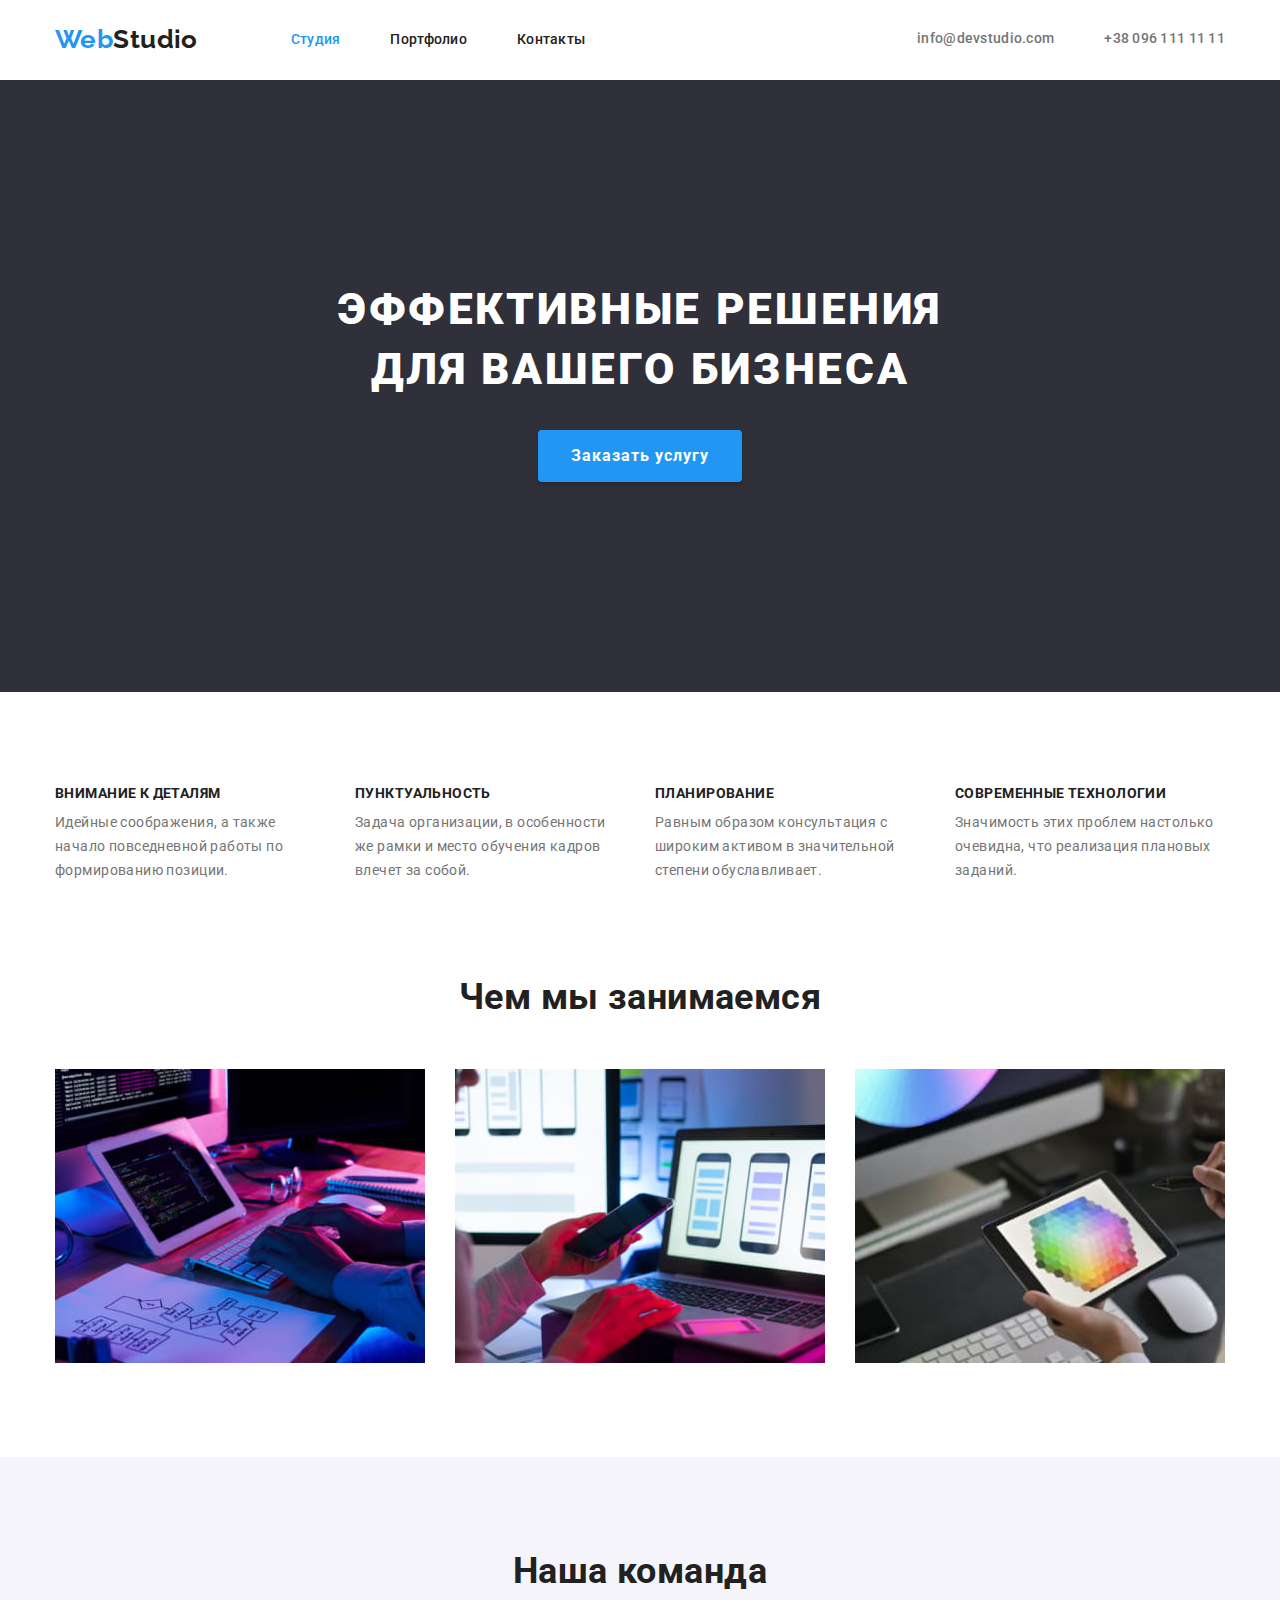
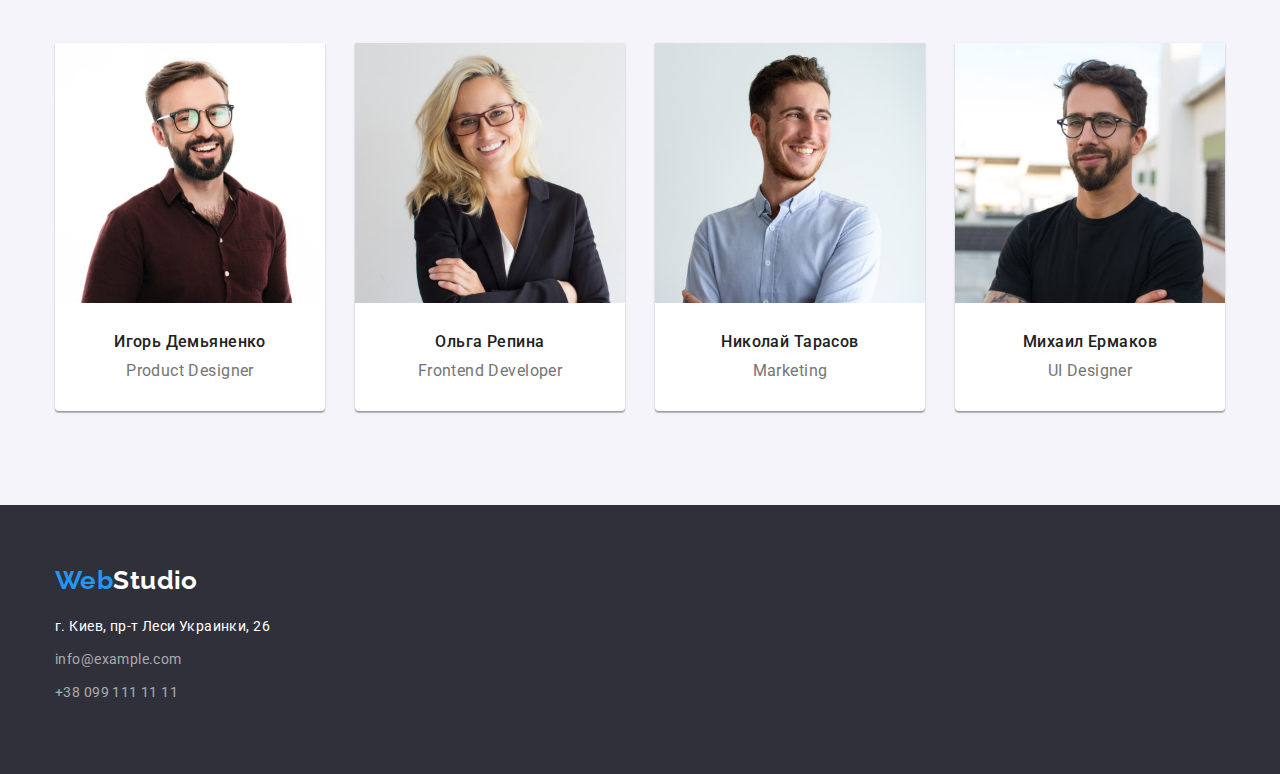
<file: index.html>
<!DOCTYPE html>
<html lang="ru">
<head>
    <meta charset="UTF-8">
    <meta http-equiv="X-UA-Compatible" content="IE=edge">
    <meta name="viewport" content="width=device-width, initial-scale=1.0">
    <title>WebStudio</title>
    <link rel="preconnect" href="https://fonts.googleapis.com">
    <link rel="preconnect" href="https://fonts.gstatic.com" crossorigin>
    <link href="https://fonts.googleapis.com/css2?family=Raleway:wght@700&family=Roboto:wght@400;500;700;900&display=swap"
        rel="stylesheet">
    <link rel="stylesheet" href="https://cdnjs.cloudflare.com/ajax/libs/modern-normalize/0.7.0/modern-normalize.min.css">
    <link rel="stylesheet" href="./css/styles.css">
    
</head>
<!--присвоюємо body клас, щоб прописати основний колір тексту сайта-->
<body> 
    <!--Шапка сайту-->
    <header class="page-header">
        <!--Навігація сайту-->
        <div class="container page-header-container">

        
        <nav class="page-nav">
            <a href="./index.html" class="logo"><span class="logo-accent">Web</span>Studio</a>
                <ul class="menu list">
                    <li><a class="menu-link link current" href="./index.html">Студия</a></li>
                    <li><a class="menu-link link" href="./portfolio.html">Портфолио</a></li>
                    <li><a class="menu-link link" href="#">Контакты</a></li>
                </ul>
        </nav>
        <ul class="cont-nav list">
            <li><a class="cont-nav link" href="mailto:info@devstudio.com">info@devstudio.com</a></li>
            <li><a class="cont-nav link" href="tel:+380961111111">+38 096 111 11 11</a></li>
        </ul>
        </div>
    </header>
    <!--Основна унікальна інформація сторінки-->
    <main>
        <!--Банер "Ефективні рішення" в майбутньому буде оформлений-->
        <section class="hero">
                <h1 class="hero-title">Эффективные решения <br>для вашего бизнеса</h1>
                <button type="button" class="button-primary">Заказать услугу</button>
        </section>
                <!--Блок особливості компанії-->
        <section class="features">
            <div class="container">
            <h2 class="visually-hidden">Особенности</h2>
            <ul class="features-list list">
                <li class="item">
                    <h3 class="features-minititle">Внимание к деталям</h3>
                    <p class="block-features">Идейные соображения, а также начало повседневной работы по формированию позиции.</p>
                </li>
                <li class="item">
                    <h3 class="features-minititle">Пунктуальность</h3>
                    <p class="block-features">Задача организации, в особенности же рамки и место обучения кадров влечет за собой.</p>
                </li>
                <li class="item">
                    <h3 class="features-minititle">Планирование</h3>
                    <p class="block-features">Равным образом консультация с широким активом в значительной степени обуславливает.</p>
                </li>
                <li class="item">
                    <h3 class="features-minititle">Современные технологии</h3>
                    <p class="block-features">Значимость этих проблем настолько очевидна, что реализация плановых заданий.</p>
                </li>
            </ul>
            </div>
        </section>
        <!--Чим ми займаємося-->
        <section class="work section-pad">
            <div class="container">
            <h2 class="subtitle">Чем мы занимаемся</h2>
            <ul class="work-list list">
                <li class="work-item">
                    <img src="./images/laptop.jpg" alt="программирование на ноутбуке" width="370" height="294">
                </li>
                <li class="work-item">
                    <img src="./images/mobile.jpg" alt="разработка мобильных версий" width="370" height="294">
                </li>
                <li class="work-item">
                    <img src="./images/tablet.jpg" alt="создания дизайна" width="370" height="294">
                </li>
            </ul>
            </div>
        </section>
        <!--Блок Наша команда-->
        <section class="team section-pad">
            <div class="container">
            <h2 class="subtitle">Наша команда</h2>
            <ul class="team-list list">
                <li class="team-card">
                    <img src="./images/igor_demianenko.jpg" alt="Игорь Демьяненко" width="270" height="260">
                    <div class="team-card-text">
                    <h3 class="team-minititle">Игорь Демьяненко</h3>
                    <p class="team-description" lang="en">Product Designer</p>
                    </div>
                </li>
                <li class="team-card">
                    <img src="./images/olga_repina.jpg" alt="Ольга Репина" width="270" height="260">
                    <div class="team-card-text">
                    <h3 class="team-minititle">Ольга Репина</h3>
                    <p class="team-description" lang="en">Frontend Developer</p>
                    </div>
                </li>
                <li class="team-card">
                    <img src="./images/nik_tarasov.jpg" alt="Николай Тарасов" width="270" height="260">
                    <div class="team-card-text">
                    <h3 class="team-minititle">Николай Тарасов</h3>
                    <p class="team-description" lang="en">Marketing</p>
                    </div>
                </li>
                <li class="team-card">
                    <img src="./images/mih_ermakov.jpg" alt="Михаил Ермаков" width="270" height="260">
                    <div class="team-card-text">
                    <h3 class="team-minititle">Михаил Ермаков</h3>
                    <p class="team-description" lang="en">UI Designer</p>
                    </div>
                </li>
            </ul>
            </div>
        </section>
    </main>
    <!--Підвал-->
    <footer class="footer">
        <div class="container footer-container">
                   
        <a href="./index.html" class="logo"><span class="logo-accent">Web</span><span class="logo-accentD">Studio</span></a>
        <address class="footer-cont">
            <ul class="footer-list list">
                <li><a class="footer-alink" href="https://goo.gl/maps/fsrZMhFEjWkYueq66" target="_blank" rel="noopener noreferrer">г. Киев, пр-т Леси Украинки, 26</a></li>
                <li><a class="footer-link link footer-accent" href="mailto:info@example.com">info@example.com</a></li>
                <li><a class="footer-link link" href="tel:+380991111111">+38 099 111 11 11</a></li>
            </ul>
                  
        </address>
        </div>
              
    </footer>
</body>
</html>
</file>
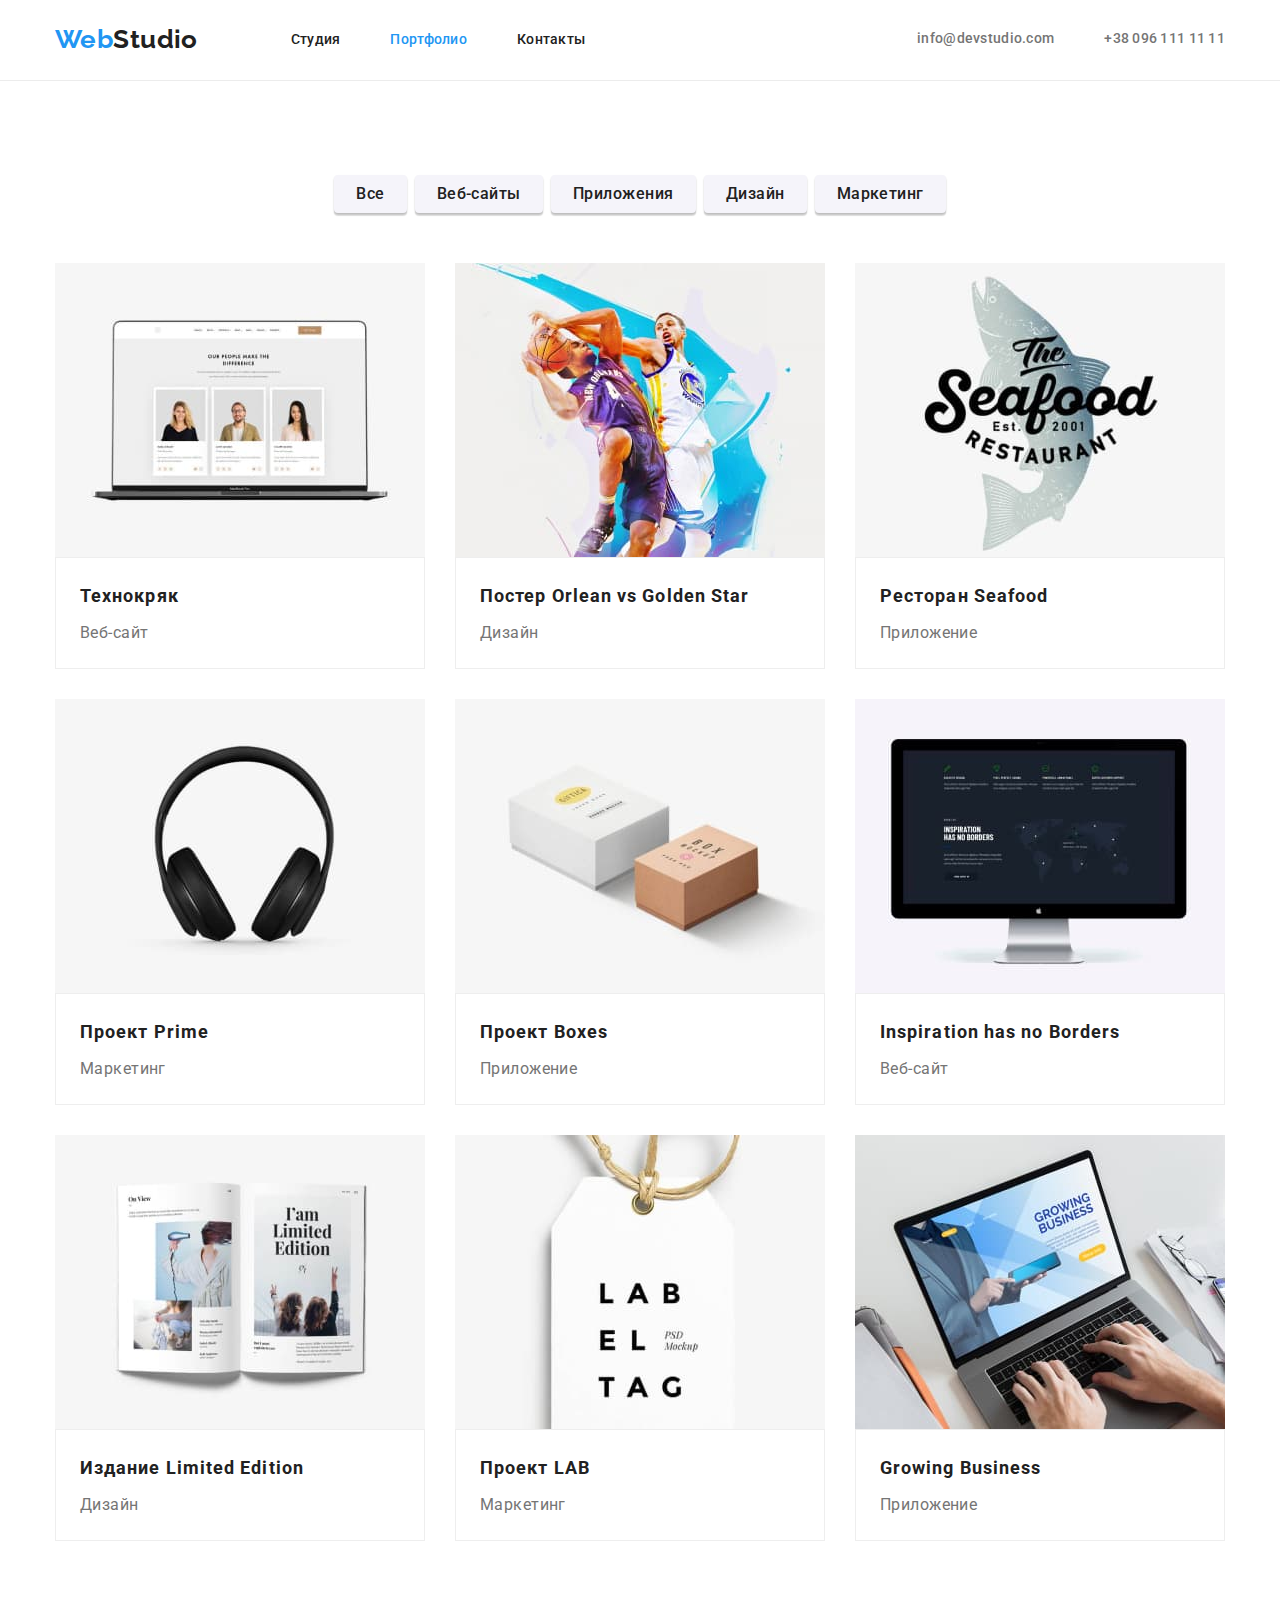
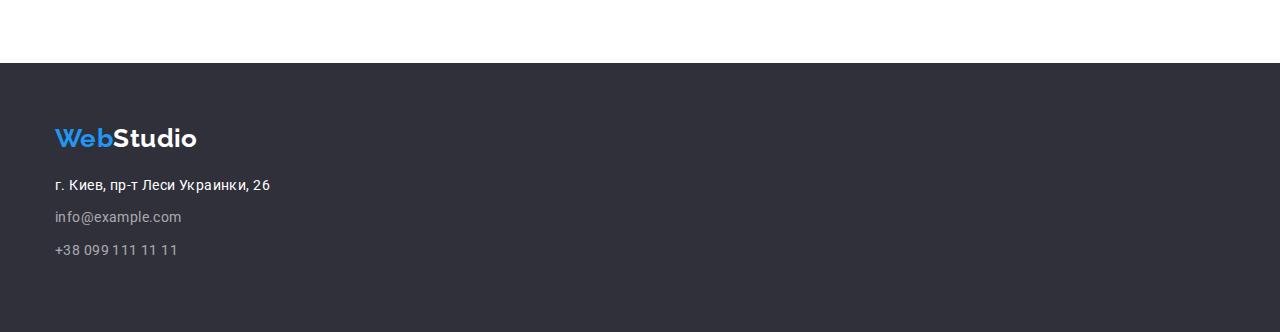
<file: portfolio.html>
<!DOCTYPE html>
<html lang="ru">

<head>
    <meta charset="UTF-8">
    <meta http-equiv="X-UA-Compatible" content="IE=edge">
    <meta name="viewport" content="width=device-width, initial-scale=1.0">
    <title>WebStudio</title>
    <link rel="preconnect" href="https://fonts.googleapis.com">
    <link rel="preconnect" href="https://fonts.gstatic.com" crossorigin>
    <link
        href="https://fonts.googleapis.com/css2?family=Raleway:wght@700&family=Roboto:wght@400;500;700;900&display=swap"
        rel="stylesheet">
    <link rel="stylesheet"
        href="https://cdnjs.cloudflare.com/ajax/libs/modern-normalize/0.7.0/modern-normalize.min.css">
    <link rel="stylesheet" href="./css/styles.css">

</head>
<!--присвоюємо body клас, щоб прописати основний колір тексту сайта-->

<body>
    <!--Шапка сайту-->
    <header class="page-header-second">
        <!--Навігація сайту-->
        <div class="container page-header-container">


            <nav class="page-nav">
                <a href="./index.html" class="logo"><span class="logo-accent">Web</span>Studio</a>
                <ul class="menu list">
                    <li><a class="menu-link link" href="./index.html">Студия</a></li>
                    <li><a class="menu-link link current" href="./portfolio.html">Портфолио</a></li>
                    <li><a class="menu-link link" href="#">Контакты</a></li>
                </ul>
            </nav>
            <ul class="cont-nav list">
                <li><a class="cont-nav link" href="mailto:info@devstudio.com">info@devstudio.com</a></li>
                <li><a class="cont-nav link" href="tel:+380961111111">+38 096 111 11 11</a></li>
            </ul>
        </div>
    </header>
    <!--Основна унікальна інформація сторінки-->
    <main>
        <section class="porfolio">
            <div class="container">
            <h1 class="visually-hidden">Портфолио</h1>
                <ul class="filtr-list list">
                    <li class="filtr-item"><button type="button" class="button-secondary">Все</button></li>
                    <li class="filtr-item"><button type="button" class="button-secondary">Веб-сайты</button></li>
                    <li class="filtr-item"><button type="button" class="button-secondary">Приложения</button></li>
                    <li class="filtr-item"><button type="button" class="button-secondary">Дизайн</button></li>
                    <li class="filtr-item"><button type="button" class="button-secondary">Маркетинг</button></li>
                </ul>

                <ul class="portfolio-card-list list">
                <li class="portfolio-card">
                    <img src="./images/techno.jpg" alt="Технокряк" width="370" height="294">
                    <div class="portfolio-text">
                    <h2 class="portfolio-subtitle">Технокряк</h2>
                    <p class="portfolio-description">Веб-сайт</p>
                    </div>

                </li>
                <li class="portfolio-card">
                    <img src="./images/poster.jpg" alt="Постер" width="370" height="294">
                    <div class="portfolio-text">
                    <h2 class="portfolio-subtitle">Постер <span lang="en">Orlean vs Golden Star</span></h2>
                    <p class="portfolio-description">Дизайн</p>
                    </div>
                </li>
                <li class="portfolio-card">
                    <img src="./images/restouran.jpg" alt="Логотип ресторана" width="370" height="294">
                    <div class="portfolio-text">
                    <h2 class="portfolio-subtitle">Ресторан <span lang="en">Seafood</span></h2>
                    <p class="portfolio-description">Приложение</p>
                    </div>
                </li>
                <li class="portfolio-card">
                    <img src="./images/earphone.jpg" alt="Наушники" width="370" height="294">
                    <div class="portfolio-text">
                    <h2 class="portfolio-subtitle">Проект <span lang="en">Prime</span></h2>
                    <p class="portfolio-description">Маркетинг</p>
                    </div>
                </li>
                <li class="portfolio-card">
                    <img src="./images/boxes.jpg" alt="Коробки" width="370" height="294">
                    <div class="portfolio-text">
                    <h2 class="portfolio-subtitle">Проект <span lang="en">Boxes</span></h2>
                    <p class="portfolio-description">Приложение</p>
                    </div>
                </li>
                <li class="portfolio-card">
                    <img src="./images/screen.jpg" alt="Монитор" width="370" height="294">
                    <div class="portfolio-text">
                    <h2 class="portfolio-subtitle"><span lang="en">Inspiration has no Borders</span></h2>
                    <p class="portfolio-description">Веб-сайт</p>
                    </div>
                </li>
                <li class="portfolio-card">
                    <img src="./images/book.jpg" alt="Книжка" width="370" height="294">
                    <div class="portfolio-text">
                    <h2 class="portfolio-subtitle">Издание <span lang="en">Limited Edition</span></h2>
                    <p class="portfolio-description">Дизайн</p>
                    </div>
                </li>
                <li class="portfolio-card">
                    <img src="./images/label.jpg" alt="Лэйбл" width="370" height="294">
                    <div class="portfolio-text">
                    <h2 class="portfolio-subtitle">Проект <span lang="en">LAB</span></h2>
                    <p class="portfolio-description">Маркетинг</p>
                    </div>
                </li>
                <li class="portfolio-card">
                    <img src="./images/laptop-grey.jpg" alt="Серый ноутбук" width="370" height="294">
                    <div class="portfolio-text">
                    <h2 class="portfolio-subtitle"><span lang="en">Growing Business</span></h2>
                    <p class="portfolio-description">Приложение</p>
                    </div>
                </li>
                </ul>
                </div>
        </section>

    </main>   
    <!--Підвал-->
    <footer class="footer">
        <div class="container footer-container">
    
            <a href="./index.html" class="logo"><span class="logo-accent">Web</span><span
                    class="logo-accentD">Studio</span></a>
            <address class="footer-cont">
                <ul class="footer-list list">
                    <li><a class="footer-alink" href="https://goo.gl/maps/fsrZMhFEjWkYueq66" target="_blank"
                            rel="noopener noreferrer">г. Киев, пр-т Леси Украинки, 26</a></li>
                    <li><a class="footer-link link footer-accent" href="mailto:info@example.com">info@example.com</a></li>
                    <li><a class="footer-link link" href="tel:+380991111111">+38 099 111 11 11</a></li>
                </ul>
    
            </address>
        </div>
    
    </footer>
</body>

</html>
</file>
<file: css/styles.css>
h1, 
h2, 
h3, 
p {
  margin-top: 0;
  margin-bottom: 0;  

}

ul, ol {
    margin-top: 0;
    margin-bottom: 0;
    padding-left: 0;
}

img {
    display: block;
}

address {
    margin-top: 0;
        margin-bottom: 0;
        padding-left: 0;
}




html {
    box-sizing: border-box;
}


*,
*::before,
*::after {
    box-sizing: inherit;
} 


/*скидаємо стилі від браузера*/
.list {
    list-style: none;
    padding: 0;
    margin: 0;
}

/* скидаємо підкреслення посилань */
.link {
    text-decoration: none;
}



:root {
    --primary-text-color: #757575;
    --title-text-color: #212121;
    --accent-text-color: #2196F3;
    --primary-bg-color: #E5E5E5;
    --primary-white-color: #FFFFFF;
    --color-grey-eeee: #EEEEEE;
    --color-black-000: #000000;
    --color-whitegrey-f5f4: #F5F4FA;
    --color-blacklight-2f30: #2F303A;
    --color-white-rich: #ECECEC;
    --color-hover-button: #188CE8;
    --color-white-transparent: rgba(255, 255, 255, 0.6);
    --primary-font: 'Roboto','Raleway',sans-serif;
    --primary-font-size: 14px;
    
}


body {
 
    background-color: var(--primary-white-color);
    font-family: var(--primary-font);
    font-size: var(--primary-font-size);
    color: var(--primary-text-color);
    letter-spacing: 0.03em;

    
}

/* ===================components================== */


.button-primary {
    
    border: 1px solid transparent;
    background-color: var(--accent-text-color);
    color: var(--primary-white-color);
    font-family: var(--primary-font);
    font-weight: 700;
    font-size: 16px;
    line-height: 1.87;

    box-shadow: 0px 4px 4px rgba(0, 0, 0, 0.15);
    border-radius: 4px;
    padding: 10px 32px;
    min-width: 200px;


    cursor: pointer;
    
    display: inline-block;
    align-items: center;
    text-align: center;
    letter-spacing: 0.06em;
    
}

.button-primary:hover,
.button-primary:focus {
    background-color: var(--color-hover-button);
}

.button-secondary {
    border: none;
    color: var(--title-text-color);
    background-color: var(--color-whitegrey-f5f4);
    font-family: var(--primary-font); 
    font-weight: 500;
    font-size: 16px;
    padding: 6px 22px;
    line-height: 1.62;
                                          
    display: inline-block;
    align-items: center;
    text-align: center;
    letter-spacing: 0.03em;
    box-shadow: 0px 3px 1px rgba(0, 0, 0, 0.1), 0px 1px 2px rgba(0, 0, 0, 0.08), 0px 2px 2px rgba(0, 0, 0, 0.12);
    border-radius: 4px;
    cursor: pointer;
}

.button-secondary:hover,
.button-secondary:focus {
    background-color: var(--accent-text-color);
    color: var(--primary-white-color);
}

/* заголовки і підзаголовки в секціях*/
.subtitle {
    color: var(--title-text-color);
    font-weight: 700;
    font-size: 36px;
    line-height: 1.16;
    text-align: center;

    
    margin-top: 0;
    margin-bottom: 50px; 
}

/* клас, що приховує візуально*/
.visually-hidden {
    position: absolute;
    width: 1px;
    height: 1px;
    margin: -1px;
    padding: 0;
    overflow: hidden;
    border: 0;
    clip: rect(0 0 0 0);
}

/* клас, що підсвічує активну сторінку */
.menu-link.current {
    color: var(--accent-text-color);
}

.section-pad {
    padding-top: 94px;
    padding-bottom: 94px;
}

/* ===================/components================== */


/* ===================header ========================*/


/* задаємо стилі логотипу */
.logo {
    color: var(--title-text-color);
    font-family: Raleway, sans-serif;
    font-weight: 700;
    font-size: 26px;
    line-height: 1.19;
    text-decoration: none;

    margin-right: 93px;
    align-items: center;
}

.logo-accent {
    color: var(--accent-text-color);
}

.logo-accentD {
    color: var(--primary-white-color);
}

/*стилі навігації*/

 .menu {
    display: flex;
    align-items: center;
    
} 


.menu-link {
    
    color: var(--title-text-color);
    font-weight: 500;
    line-height: 1.14;
    letter-spacing: 0.02em;
    cursor: pointer;
    
    

    
}


 .menu li:not(:last-child) {
    margin-right: 50px;

} 
 .page-header {
    padding-top: 24px;
    padding-bottom: 25px;
} 


.page-header-container {
    display: flex;
    align-items: center;
    justify-content: space-between;
}

.page-header-second {
    padding-top: 24px;
    padding-bottom: 25px;

    border-bottom-width: 1px;
    border-bottom-style: solid;
    border-bottom-color: #ECECEC;
}

.page-nav {
    display: flex;
    align-items: center;
}

.menu-link:hover, 
.menu-link:focus {
    color: var(--accent-text-color);
}

.cont-nav a {
    color: var(--primary-text-color);
    font-weight: 500;
    line-height: 1.14;
    letter-spacing: 0.02em;
    
   
}

.cont-nav li:not(:last-child) {
    margin-right: 50px;
}

.cont-nav {
    display: flex;
    margin-left: auto;
}

.cont-nav:hover,
.cont-nav:focus {
    color: var(--accent-text-color);
}

.container {
    margin-left: auto;
    margin-right: auto;
    width: 1200px;
    padding-left: 15px;
    padding-right: 15px;
}

/* ===================/header ========================*/

/* ===================hero ========================*/

.hero {
    background-color: #2F303A;
    text-align: center;
    padding-top: 200px;
    padding-bottom: 210px;
}


/* колір заголовка в рішеннях*/

.hero-title {
    margin-top: 0;
    margin-bottom: 30px;


/* background-color: wheat; */
    color: var(--primary-white-color);
    font-weight: 900;
    font-size: 44px;
    line-height: 1.36;
    text-transform: uppercase;
    letter-spacing: 0.06em;
}

/* ===================/hero ========================*/


/* ===================features ========================*/
 .features {
    padding-top: 94px;
    padding-bottom: 0;

      
} 

.features-list {
    display: flex;
    flex-wrap: wrap; 
    
}

.features-list .item {
    width: 270px;

}

.features-list li:not(:nth-child(4n)) {
    margin-right: 30px;
} 

.features-list li:not(:nth-last-child(-n+4)) {
    margin-bottom: 30px;
}


.features-minititle{
    color: var(--title-text-color);
    font-size: var(--primary-font-size);
    font-weight: 700;
    line-height: 1.14;
    text-transform: uppercase;
    
    
    margin-top: 0;
    margin-bottom: 10px;
}

.block-features {
    line-height: 1.71;
    margin-top: 0;
    margin-bottom: 0;
}


/* ===================/features ========================*/


/* ===================work ========================*/

.work-list {
    display: flex;
    flex-wrap: wrap;
    gap: 30px;

    
} 

.work-item {
    flex-basis: calc((100% - 60px) / 3);

}

/* ===================/work ========================*/

/* ===================team ========================*/
.team {
    background-color: #F5F4FA;

}

.team-list {
    display: flex;
    flex-wrap: wrap;

    gap: 30px;
    
}


.team-minititle {
    font-weight: 500;
    font-size: 16px;
    line-height: 1.18;
    text-align: center;
    color: var(--title-text-color);

    margin-bottom: 10px;




}

.team-description {
    font-size: 16px;
    line-height: 1.18;
    text-align: center;
    margin-bottom: 0;
}

 .team-card {
    background: #FFFFFF; 

    

    flex-basis: calc((100% - 90px) / 4);


    /* material shadow v1 */
    
    box-shadow: 0px 1px 3px rgba(0, 0, 0, 0.12), 0px 1px 1px rgba(0, 0, 0, 0.14), 0px 2px 1px rgba(0, 0, 0, 0.2);
    border-radius: 0px 0px 4px 4px;
}

.team-card-text {
    padding-top: 30px;
    padding-bottom: 30px;

}
/* ===================/team ========================*/

/* ===================footer========================*/

.footer {
    background-color: #2F303A;;
}

.footer-container {
    padding-top: 60px;
    padding-bottom: 60px;
}



.footer-list li:not(last-child) {
    margin-bottom: 9px;
}

.footer-list:first-child {
    margin-top: 20px;
}
 .footer-cont {
    font-style: normal;
    line-height: 1.71; 

  }


 .footer-link {

    font-style: normal;
    line-height: 1.71;
    color: var(--color-white-transparent);
 }

 .footer-alink {
    text-decoration: none;
    font-style: normal;
    color: var(--primary-white-color);
 }


.list .footer-alink:hover,
.list .footer-alink:focus{
    color: var(--accent-text-color);
}

.list .footer-link:hover,
.list .footer-link:focus {
    color: var(--accent-text-color);
}

 /* ===================/footer========================*/

/* ===================portfolio========================*/

.porfolio {
    padding-top: 94px;
    padding-bottom: 92px;
    padding-left: 0;
    padding-right: 0;
    

}


.filtr-list {
    display: flex;
    align-items: center;
    justify-content: center;

    
    margin-bottom: 50px;


}

.filtr-list li:not(:last-child) {
    margin-right: 8px;
}

.portfolio-card-list {
    display: flex;
    flex-wrap: wrap;
    align-items: center;

}


 .portfolio-card-list li:not(:nth-child(3n)) {
    margin-right: 30px;
}

.portfolio-card-list li {
    margin-bottom: 30px;
} 



.portfolio-text {
    border: 1px solid #EEEEEE;
    padding: 20px 24px;

}

 .portfolio-card {
    background: var(--primary-white-color);

 }

 .portfolio-subtitle {
    color: var(--title-text-color);
    font-weight: 700;
    font-size: 18px;
    line-height: 2;
    letter-spacing: 0.06em;

    margin-bottom: 4px;
 }

 .portfolio-description {
    font-size: 16px;
    line-height: 1.87;
    
 }
 /* ===================/portfolio========================*/
</file>
